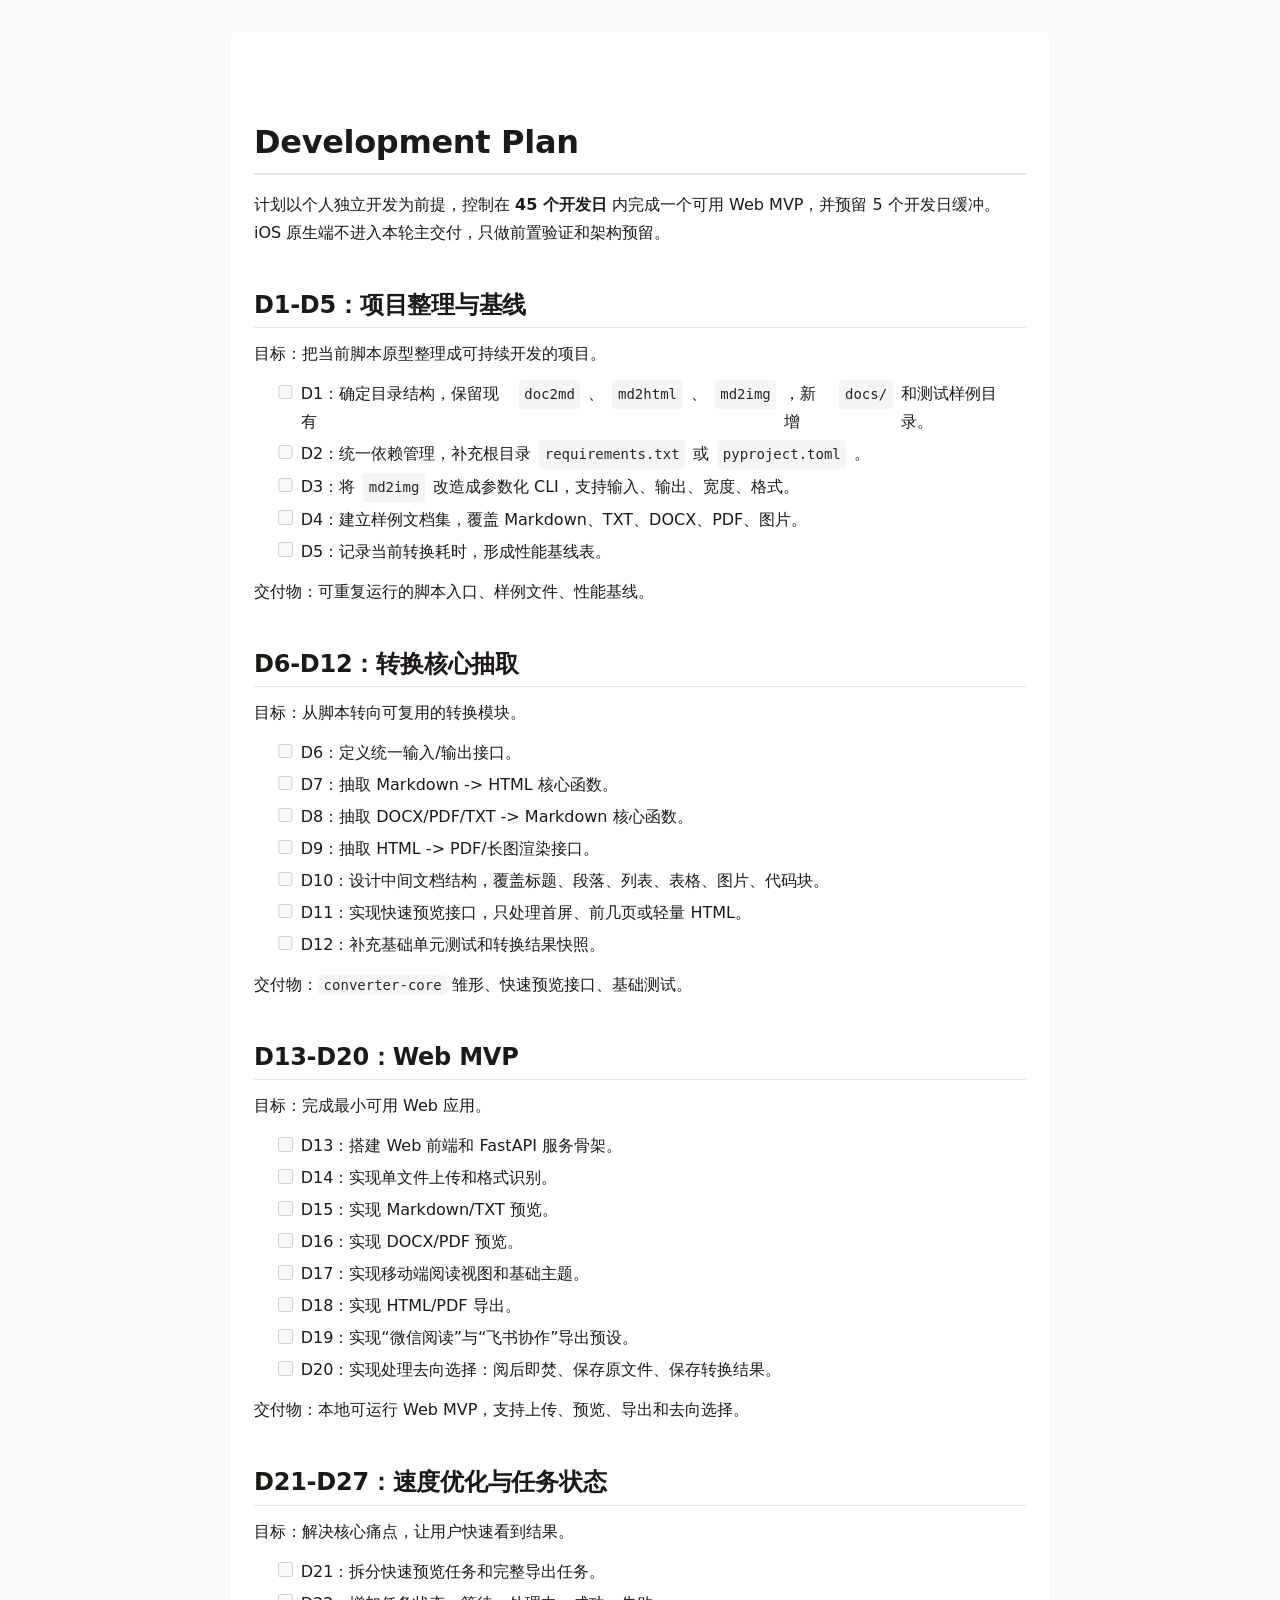
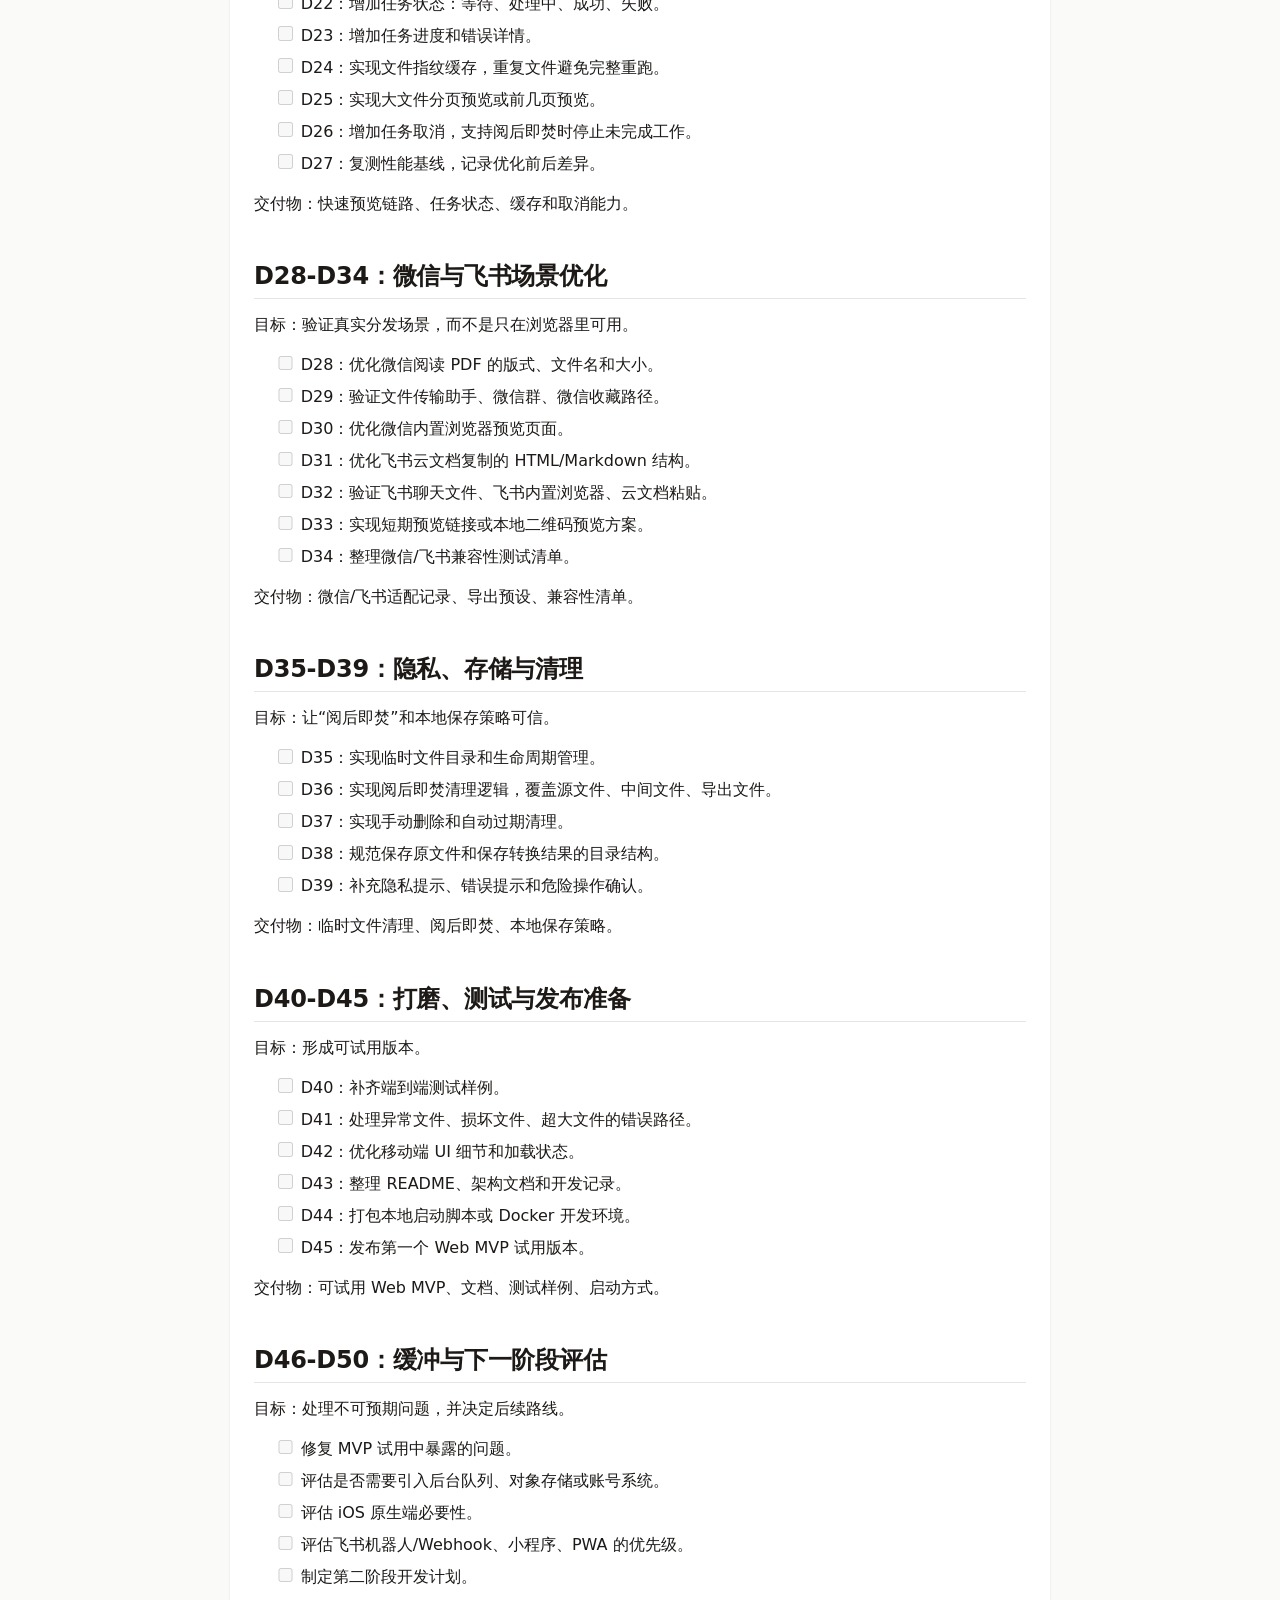
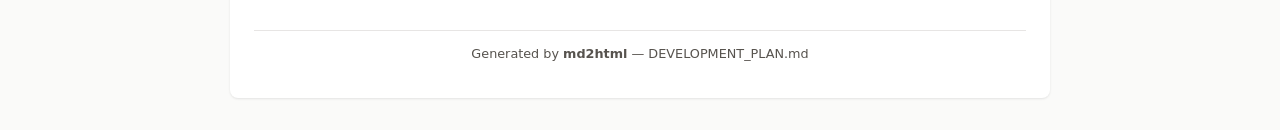
<file: samples/DEVELOPMENT_PLAN.html>
<!DOCTYPE html>
<html lang="zh-CN">
<head>
<meta charset="UTF-8">
<meta name="viewport" content="width=device-width, initial-scale=1.0">
<meta name="generator" content="md2html">
<title>Development Plan</title>
<style>
/* ===== Reset & Base ===== */
*, *::before, *::after { box-sizing: border-box; margin: 0; padding: 0; }

:root {
  --bg: #fafaf9;
  --surface: #ffffff;
  --text: #1c1917;
  --text-secondary: #57534e;
  --border: #e7e5e4;
  --accent: #0d9488;
  --accent-light: #ccfbf1;
  --accent-text: #ffffff;
  --code-bg: #f5f5f4;
  --code-text: #292524;
  --hr-color: #e7e5e4;
  --blockquote-border: #0d9488;
  --blockquote-bg: #f0fdfa;
  --table-stripe: #f5f5f4;
  --table-hover: #ecfdf5;
  --heading-border: #e7e5e4;
  --kbd-bg: #f5f5f4;
  --kbd-border: #d6d3d1;
  --mark-bg: #fef3c7;
  --img-shadow: 0 2px 8px rgba(0,0,0,0.08);
  --link-color: #0d9488;
  --link-hover: #0f766e;
  --max-width: 820px;
  --font-family: -apple-system, BlinkMacSystemFont, "Segoe UI", Roboto, "Noto Sans CJK SC", "Noto Sans SC", "PingFang SC", "Microsoft YaHei", system-ui, sans-serif;
  --font-mono: "SF Mono", "Fira Code", "JetBrains Mono", "DejaVu Sans Mono", "Cascadia Code", Consolas, monospace;
  --radius: 8px;
  --shadow: 0 1px 3px rgba(0,0,0,0.06), 0 1px 2px rgba(0,0,0,0.04);
}

@media (prefers-color-scheme: dark) {
  :root {
    --bg: #1c1917;
    --surface: #292524;
    --text: #e7e5e4;
    --text-secondary: #a8a29e;
    --border: #44403c;
    --accent: #14b8a6;
    --accent-light: #134e4a;
    --accent-text: #042f2e;
    --code-bg: #44403c;
    --code-text: #e7e5e4;
    --hr-color: #44403c;
    --blockquote-border: #14b8a6;
    --blockquote-bg: #171717;
    --table-stripe: #292524;
    --table-hover: #1c1917;
    --heading-border: #44403c;
    --kbd-bg: #44403c;
    --kbd-border: #57534e;
    --mark-bg: #713f12;
    --img-shadow: 0 2px 8px rgba(0,0,0,0.3);
    --link-color: #5eead4;
    --link-hover: #99f6e4;
  }
}

html {
  font-size: 16px;
  -webkit-text-size-adjust: 100%;
  text-size-adjust: 100%;
}

body {
  font-family: var(--font-family);
  color: var(--text);
  background: var(--bg);
  line-height: 1.75;
  padding: 2rem 1rem;
  min-height: 100vh;
}

/* ===== Container ===== */
.container {
  max-width: var(--max-width);
  margin: 0 auto;
  background: var(--surface);
  border-radius: var(--radius);
  padding: 2rem 1.5rem;
  box-shadow: var(--shadow);
}

/* ===== Typography ===== */
h1, h2, h3, h4, h5, h6 {
  line-height: 1.3;
  font-weight: 600;
  color: var(--text);
  margin-top: 1.8em;
  margin-bottom: 0.5em;
  letter-spacing: -0.01em;
}

h1 { font-size: 2em; border-bottom: 2px solid var(--heading-border); padding-bottom: 0.3em; }
h2 { font-size: 1.5em; border-bottom: 1px solid var(--heading-border); padding-bottom: 0.25em; }
h3 { font-size: 1.25em; }
h4 { font-size: 1.1em; }
h5 { font-size: 1em; }
h6 { font-size: 0.875em; color: var(--text-secondary); }

p { margin: 0.75em 0; }

a { color: var(--link-color); text-decoration: none; }
a:hover { color: var(--link-hover); text-decoration: underline; }

strong { font-weight: 600; }
em { font-style: italic; }

/* ===== Blockquote ===== */
blockquote {
  border-left: 4px solid var(--blockquote-border);
  background: var(--blockquote-bg);
  padding: 0.75em 1em;
  margin: 1em 0;
  border-radius: 0 var(--radius) var(--radius) 0;
  color: var(--text-secondary);
}
blockquote p:first-child { margin-top: 0; }
blockquote p:last-child { margin-bottom: 0; }

/* ===== Code ===== */
code {
  font-family: var(--font-mono);
  font-size: 0.875em;
  background: var(--code-bg);
  color: var(--code-text);
  padding: 0.15em 0.4em;
  border-radius: 4px;
}

pre {
  font-family: var(--font-mono);
  font-size: 0.875em;
  background: var(--code-bg);
  color: var(--code-text);
  padding: 1em;
  border-radius: var(--radius);
  overflow-x: auto;
  line-height: 1.5;
  margin: 1em 0;
  tab-size: 2;
}
pre code {
  background: none;
  padding: 0;
  font-size: inherit;
  color: inherit;
}

/* ===== Lists ===== */
ul, ol { margin: 0.5em 0 0.5em 1.5em; padding: 0; }
li { margin: 0.25em 0; }
li > ul, li > ol { margin: 0.25em 0 0.25em 1.5em; }

/* ===== Tables ===== */
.table-wrapper {
  overflow-x: auto;
  margin: 1em 0;
  border-radius: var(--radius);
  box-shadow: var(--shadow);
  -webkit-overflow-scrolling: touch;
}

/* Scrollbar styling for webkit */
.table-wrapper::-webkit-scrollbar {
  height: 6px;
}
.table-wrapper::-webkit-scrollbar-track {
  background: transparent;
}
.table-wrapper::-webkit-scrollbar-thumb {
  background: var(--border);
  border-radius: 3px;
}
.table-wrapper::-webkit-scrollbar-thumb:hover {
  background: var(--text-secondary);
}

/* Vertical scroll for very tall tables */
.table-wrapper.tall {
  max-height: 70vh;
  overflow-y: auto;
}

/* Sticky header when vertical scroll is on */
.table-wrapper.tall thead {
  position: sticky;
  top: 0;
  z-index: 1;
}

table {
  width: 100%;
  border-collapse: collapse;
  font-size: 0.9375em;
}

thead { background: var(--accent); color: var(--accent-text); }
th, td {
  padding: 0.6em 0.8em;
  text-align: left;
  border: 1px solid var(--border);
  white-space: nowrap;
}
th { font-weight: 600; letter-spacing: 0.01em; }
tbody tr:nth-child(even) { background: var(--table-stripe); }
tbody tr:hover { background: var(--table-hover); }

/* ===== Horizontal Rule ===== */
hr {
  border: none;
  border-top: 1px solid var(--hr-color);
  margin: 2em 0;
}

/* ===== Images ===== */
img {
  max-width: 100%;
  height: auto;
  border-radius: var(--radius);
  box-shadow: var(--img-shadow);
  display: block;
  margin: 1em auto;
}

/* ===== KBD ===== */
kbd {
  font-family: var(--font-mono);
  font-size: 0.8em;
  background: var(--kbd-bg);
  border: 1px solid var(--kbd-border);
  border-radius: 4px;
  padding: 0.15em 0.5em;
  box-shadow: 0 1px 0 var(--kbd-border);
}

/* ===== Mark ===== */
mark {
  background: var(--mark-bg);
  color: inherit;
  padding: 0.1em 0.3em;
  border-radius: 3px;
}

/* ===== Details / Summary ===== */
details {
  margin: 1em 0;
  padding: 0.5em 1em;
  background: var(--blockquote-bg);
  border-radius: var(--radius);
  border: 1px solid var(--border);
}
summary {
  font-weight: 600;
  cursor: pointer;
  padding: 0.25em 0;
}
summary:hover { color: var(--accent); }

/* ===== Task List (Github-Flavored) ===== */
ul.task-list { list-style: none; margin-left: 0; }
.task-list-item { display: flex; align-items: flex-start; gap: 0.5em; }
.task-list-item input[type="checkbox"] {
  margin-top: 0.35em;
  accent-color: var(--accent);
  width: 1.1em;
  height: 1.1em;
  flex-shrink: 0;
}

/* ===== Footnotes ===== */
.footnotes { margin-top: 2em; padding-top: 1em; border-top: 1px solid var(--border); font-size: 0.875em; color: var(--text-secondary); }
.footnotes ol { margin-left: 1.5em; }
.footnotes li { margin: 0.3em 0; }

/* ===== Print ===== */
@media print {
  body { background: white; padding: 0; }
  .container { box-shadow: none; border-radius: 0; padding: 0; }
  pre { white-space: pre-wrap; word-break: break-word; }
  table { page-break-inside: auto; }
  tr { page-break-inside: avoid; }
  h1, h2, h3, h4 { page-break-after: avoid; }
}

/* ===== Responsive ===== */
@media (max-width: 640px) {
  body { padding: 0.75rem; }
  .container { padding: 1rem 0.75rem; border-radius: var(--radius); }
  h1 { font-size: 1.5em; }
  h2 { font-size: 1.25em; }
  h3 { font-size: 1.1em; }
  th, td { padding: 0.4em 0.5em; font-size: 0.875em; }
  pre { font-size: 0.8em; }
  th, td { padding: 0.4em 0.5em; font-size: 0.85em; }
}

@media (min-width: 640px) and (max-width: 1024px) {
  body { padding: 1.5rem; }
  .container { padding: 1.5rem; }
}

</style>
</head>
<body>
<div class="container">
<article>
<h1>Development Plan</h1>
<p>计划以个人独立开发为前提，控制在 <strong>45 个开发日</strong> 内完成一个可用 Web MVP，并预留 5 个开发日缓冲。iOS 原生端不进入本轮主交付，只做前置验证和架构预留。</p>
<h2>D1-D5：项目整理与基线</h2>
<p>目标：把当前脚本原型整理成可持续开发的项目。</p>
<ul class="contains-task-list">
<li class="task-list-item"><input class="task-list-item-checkbox" disabled="disabled" type="checkbox"> D1：确定目录结构，保留现有 <code>doc2md</code>、<code>md2html</code>、<code>md2img</code>，新增 <code>docs/</code> 和测试样例目录。</li>
<li class="task-list-item"><input class="task-list-item-checkbox" disabled="disabled" type="checkbox"> D2：统一依赖管理，补充根目录 <code>requirements.txt</code> 或 <code>pyproject.toml</code>。</li>
<li class="task-list-item"><input class="task-list-item-checkbox" disabled="disabled" type="checkbox"> D3：将 <code>md2img</code> 改造成参数化 CLI，支持输入、输出、宽度、格式。</li>
<li class="task-list-item"><input class="task-list-item-checkbox" disabled="disabled" type="checkbox"> D4：建立样例文档集，覆盖 Markdown、TXT、DOCX、PDF、图片。</li>
<li class="task-list-item"><input class="task-list-item-checkbox" disabled="disabled" type="checkbox"> D5：记录当前转换耗时，形成性能基线表。</li>
</ul>
<p>交付物：可重复运行的脚本入口、样例文件、性能基线。</p>
<h2>D6-D12：转换核心抽取</h2>
<p>目标：从脚本转向可复用的转换模块。</p>
<ul class="contains-task-list">
<li class="task-list-item"><input class="task-list-item-checkbox" disabled="disabled" type="checkbox"> D6：定义统一输入/输出接口。</li>
<li class="task-list-item"><input class="task-list-item-checkbox" disabled="disabled" type="checkbox"> D7：抽取 Markdown -&gt; HTML 核心函数。</li>
<li class="task-list-item"><input class="task-list-item-checkbox" disabled="disabled" type="checkbox"> D8：抽取 DOCX/PDF/TXT -&gt; Markdown 核心函数。</li>
<li class="task-list-item"><input class="task-list-item-checkbox" disabled="disabled" type="checkbox"> D9：抽取 HTML -&gt; PDF/长图渲染接口。</li>
<li class="task-list-item"><input class="task-list-item-checkbox" disabled="disabled" type="checkbox"> D10：设计中间文档结构，覆盖标题、段落、列表、表格、图片、代码块。</li>
<li class="task-list-item"><input class="task-list-item-checkbox" disabled="disabled" type="checkbox"> D11：实现快速预览接口，只处理首屏、前几页或轻量 HTML。</li>
<li class="task-list-item"><input class="task-list-item-checkbox" disabled="disabled" type="checkbox"> D12：补充基础单元测试和转换结果快照。</li>
</ul>
<p>交付物：<code>converter-core</code> 雏形、快速预览接口、基础测试。</p>
<h2>D13-D20：Web MVP</h2>
<p>目标：完成最小可用 Web 应用。</p>
<ul class="contains-task-list">
<li class="task-list-item"><input class="task-list-item-checkbox" disabled="disabled" type="checkbox"> D13：搭建 Web 前端和 FastAPI 服务骨架。</li>
<li class="task-list-item"><input class="task-list-item-checkbox" disabled="disabled" type="checkbox"> D14：实现单文件上传和格式识别。</li>
<li class="task-list-item"><input class="task-list-item-checkbox" disabled="disabled" type="checkbox"> D15：实现 Markdown/TXT 预览。</li>
<li class="task-list-item"><input class="task-list-item-checkbox" disabled="disabled" type="checkbox"> D16：实现 DOCX/PDF 预览。</li>
<li class="task-list-item"><input class="task-list-item-checkbox" disabled="disabled" type="checkbox"> D17：实现移动端阅读视图和基础主题。</li>
<li class="task-list-item"><input class="task-list-item-checkbox" disabled="disabled" type="checkbox"> D18：实现 HTML/PDF 导出。</li>
<li class="task-list-item"><input class="task-list-item-checkbox" disabled="disabled" type="checkbox"> D19：实现“微信阅读”与“飞书协作”导出预设。</li>
<li class="task-list-item"><input class="task-list-item-checkbox" disabled="disabled" type="checkbox"> D20：实现处理去向选择：阅后即焚、保存原文件、保存转换结果。</li>
</ul>
<p>交付物：本地可运行 Web MVP，支持上传、预览、导出和去向选择。</p>
<h2>D21-D27：速度优化与任务状态</h2>
<p>目标：解决核心痛点，让用户快速看到结果。</p>
<ul class="contains-task-list">
<li class="task-list-item"><input class="task-list-item-checkbox" disabled="disabled" type="checkbox"> D21：拆分快速预览任务和完整导出任务。</li>
<li class="task-list-item"><input class="task-list-item-checkbox" disabled="disabled" type="checkbox"> D22：增加任务状态：等待、处理中、成功、失败。</li>
<li class="task-list-item"><input class="task-list-item-checkbox" disabled="disabled" type="checkbox"> D23：增加任务进度和错误详情。</li>
<li class="task-list-item"><input class="task-list-item-checkbox" disabled="disabled" type="checkbox"> D24：实现文件指纹缓存，重复文件避免完整重跑。</li>
<li class="task-list-item"><input class="task-list-item-checkbox" disabled="disabled" type="checkbox"> D25：实现大文件分页预览或前几页预览。</li>
<li class="task-list-item"><input class="task-list-item-checkbox" disabled="disabled" type="checkbox"> D26：增加任务取消，支持阅后即焚时停止未完成工作。</li>
<li class="task-list-item"><input class="task-list-item-checkbox" disabled="disabled" type="checkbox"> D27：复测性能基线，记录优化前后差异。</li>
</ul>
<p>交付物：快速预览链路、任务状态、缓存和取消能力。</p>
<h2>D28-D34：微信与飞书场景优化</h2>
<p>目标：验证真实分发场景，而不是只在浏览器里可用。</p>
<ul class="contains-task-list">
<li class="task-list-item"><input class="task-list-item-checkbox" disabled="disabled" type="checkbox"> D28：优化微信阅读 PDF 的版式、文件名和大小。</li>
<li class="task-list-item"><input class="task-list-item-checkbox" disabled="disabled" type="checkbox"> D29：验证文件传输助手、微信群、微信收藏路径。</li>
<li class="task-list-item"><input class="task-list-item-checkbox" disabled="disabled" type="checkbox"> D30：优化微信内置浏览器预览页面。</li>
<li class="task-list-item"><input class="task-list-item-checkbox" disabled="disabled" type="checkbox"> D31：优化飞书云文档复制的 HTML/Markdown 结构。</li>
<li class="task-list-item"><input class="task-list-item-checkbox" disabled="disabled" type="checkbox"> D32：验证飞书聊天文件、飞书内置浏览器、云文档粘贴。</li>
<li class="task-list-item"><input class="task-list-item-checkbox" disabled="disabled" type="checkbox"> D33：实现短期预览链接或本地二维码预览方案。</li>
<li class="task-list-item"><input class="task-list-item-checkbox" disabled="disabled" type="checkbox"> D34：整理微信/飞书兼容性测试清单。</li>
</ul>
<p>交付物：微信/飞书适配记录、导出预设、兼容性清单。</p>
<h2>D35-D39：隐私、存储与清理</h2>
<p>目标：让“阅后即焚”和本地保存策略可信。</p>
<ul class="contains-task-list">
<li class="task-list-item"><input class="task-list-item-checkbox" disabled="disabled" type="checkbox"> D35：实现临时文件目录和生命周期管理。</li>
<li class="task-list-item"><input class="task-list-item-checkbox" disabled="disabled" type="checkbox"> D36：实现阅后即焚清理逻辑，覆盖源文件、中间文件、导出文件。</li>
<li class="task-list-item"><input class="task-list-item-checkbox" disabled="disabled" type="checkbox"> D37：实现手动删除和自动过期清理。</li>
<li class="task-list-item"><input class="task-list-item-checkbox" disabled="disabled" type="checkbox"> D38：规范保存原文件和保存转换结果的目录结构。</li>
<li class="task-list-item"><input class="task-list-item-checkbox" disabled="disabled" type="checkbox"> D39：补充隐私提示、错误提示和危险操作确认。</li>
</ul>
<p>交付物：临时文件清理、阅后即焚、本地保存策略。</p>
<h2>D40-D45：打磨、测试与发布准备</h2>
<p>目标：形成可试用版本。</p>
<ul class="contains-task-list">
<li class="task-list-item"><input class="task-list-item-checkbox" disabled="disabled" type="checkbox"> D40：补齐端到端测试样例。</li>
<li class="task-list-item"><input class="task-list-item-checkbox" disabled="disabled" type="checkbox"> D41：处理异常文件、损坏文件、超大文件的错误路径。</li>
<li class="task-list-item"><input class="task-list-item-checkbox" disabled="disabled" type="checkbox"> D42：优化移动端 UI 细节和加载状态。</li>
<li class="task-list-item"><input class="task-list-item-checkbox" disabled="disabled" type="checkbox"> D43：整理 README、架构文档和开发记录。</li>
<li class="task-list-item"><input class="task-list-item-checkbox" disabled="disabled" type="checkbox"> D44：打包本地启动脚本或 Docker 开发环境。</li>
<li class="task-list-item"><input class="task-list-item-checkbox" disabled="disabled" type="checkbox"> D45：发布第一个 Web MVP 试用版本。</li>
</ul>
<p>交付物：可试用 Web MVP、文档、测试样例、启动方式。</p>
<h2>D46-D50：缓冲与下一阶段评估</h2>
<p>目标：处理不可预期问题，并决定后续路线。</p>
<ul class="contains-task-list">
<li class="task-list-item"><input class="task-list-item-checkbox" disabled="disabled" type="checkbox"> 修复 MVP 试用中暴露的问题。</li>
<li class="task-list-item"><input class="task-list-item-checkbox" disabled="disabled" type="checkbox"> 评估是否需要引入后台队列、对象存储或账号系统。</li>
<li class="task-list-item"><input class="task-list-item-checkbox" disabled="disabled" type="checkbox"> 评估 iOS 原生端必要性。</li>
<li class="task-list-item"><input class="task-list-item-checkbox" disabled="disabled" type="checkbox"> 评估飞书机器人/Webhook、小程序、PWA 的优先级。</li>
<li class="task-list-item"><input class="task-list-item-checkbox" disabled="disabled" type="checkbox"> 制定第二阶段开发计划。</li>
</ul>

</article>
<footer style="margin-top:3em;padding-top:1em;border-top:1px solid var(--border);font-size:0.8em;color:var(--text-secondary);text-align:center;">
  Generated by <strong>md2html</strong>
  &mdash; DEVELOPMENT_PLAN.md
</footer>
</div>
</body>
</html>
</file>
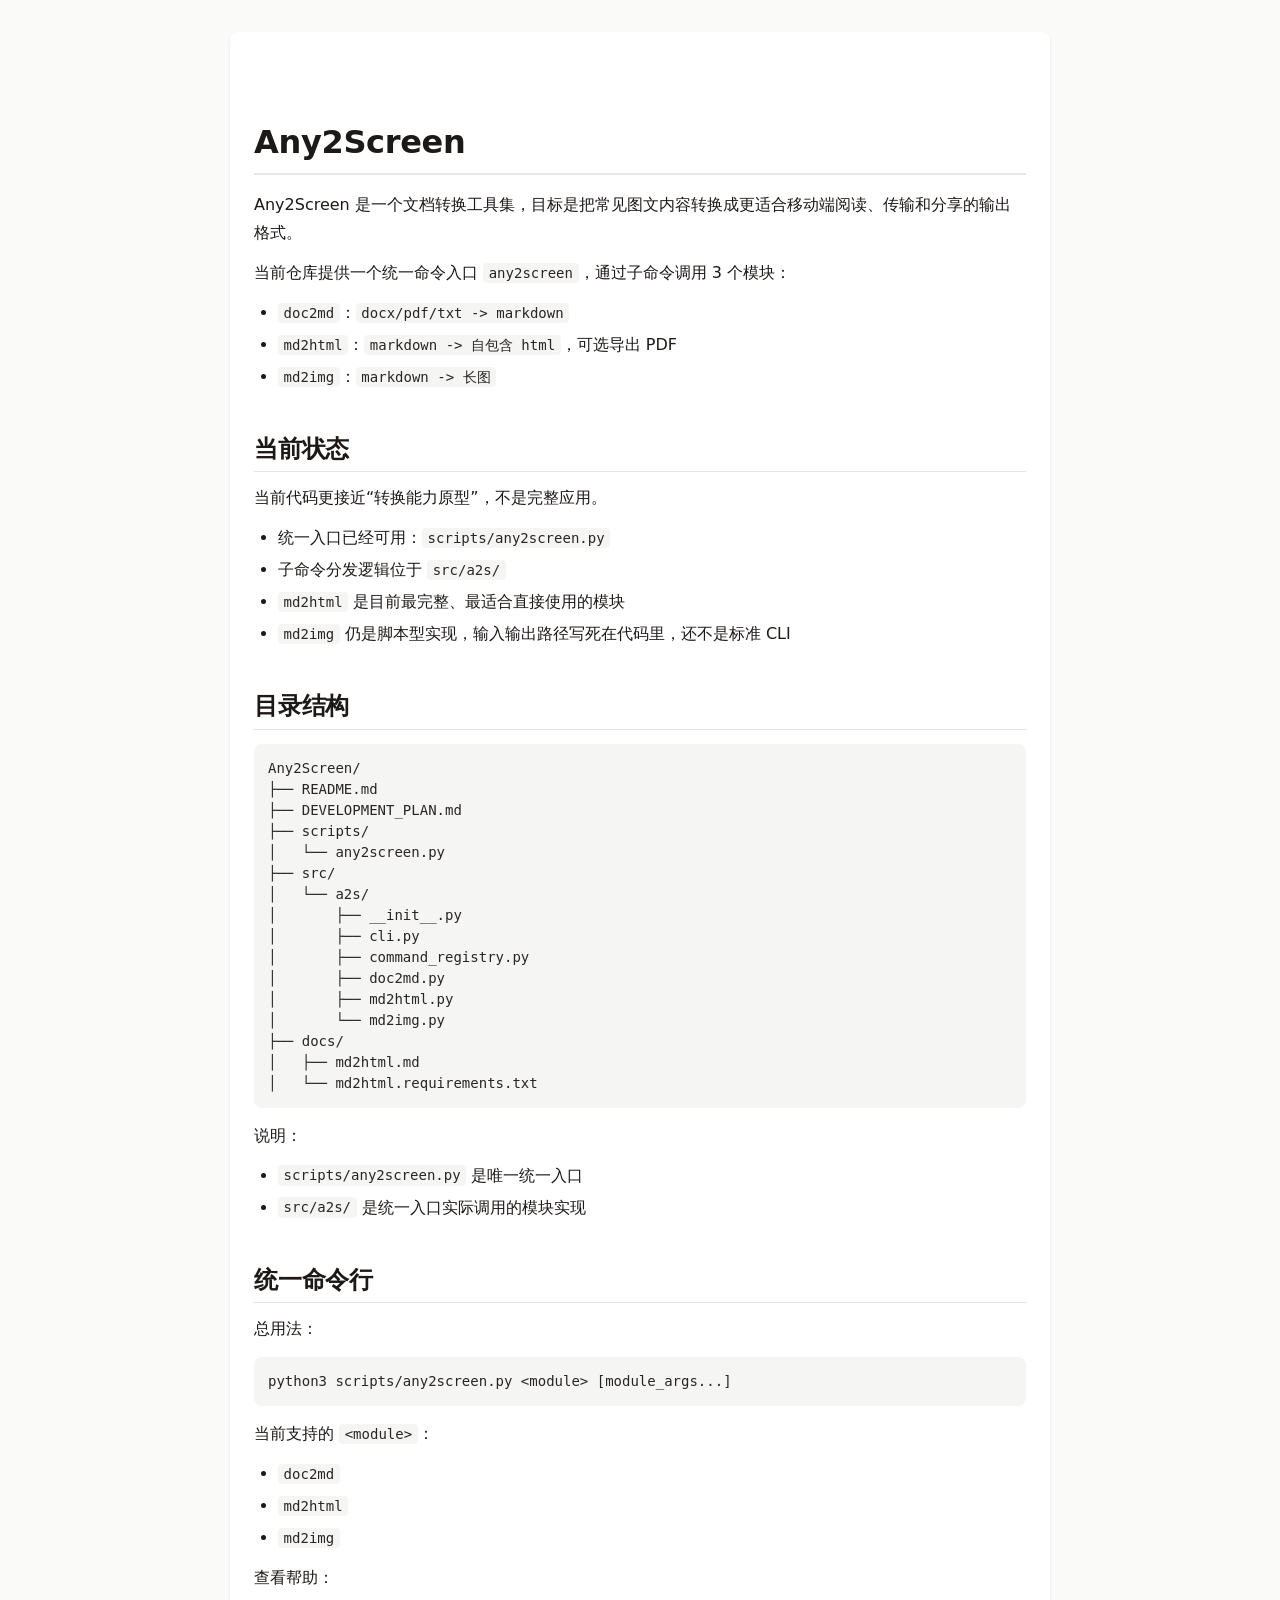
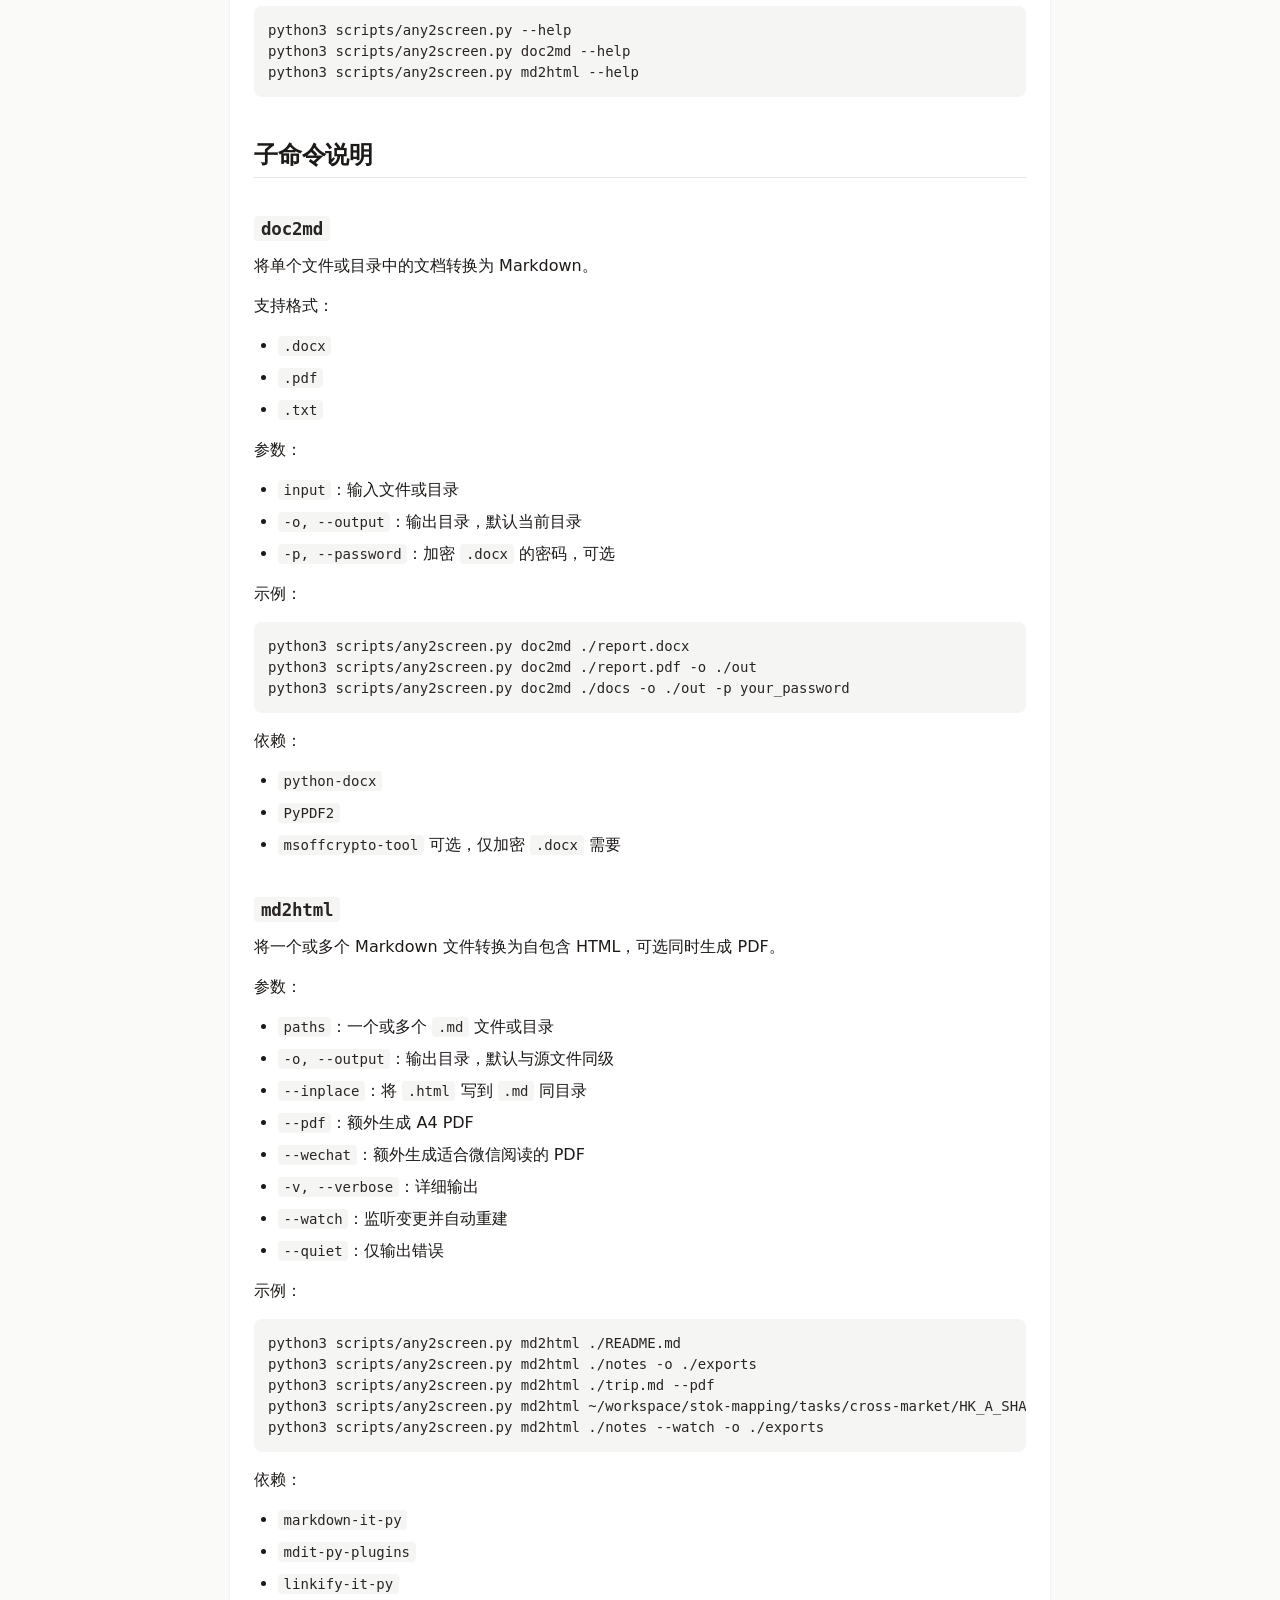
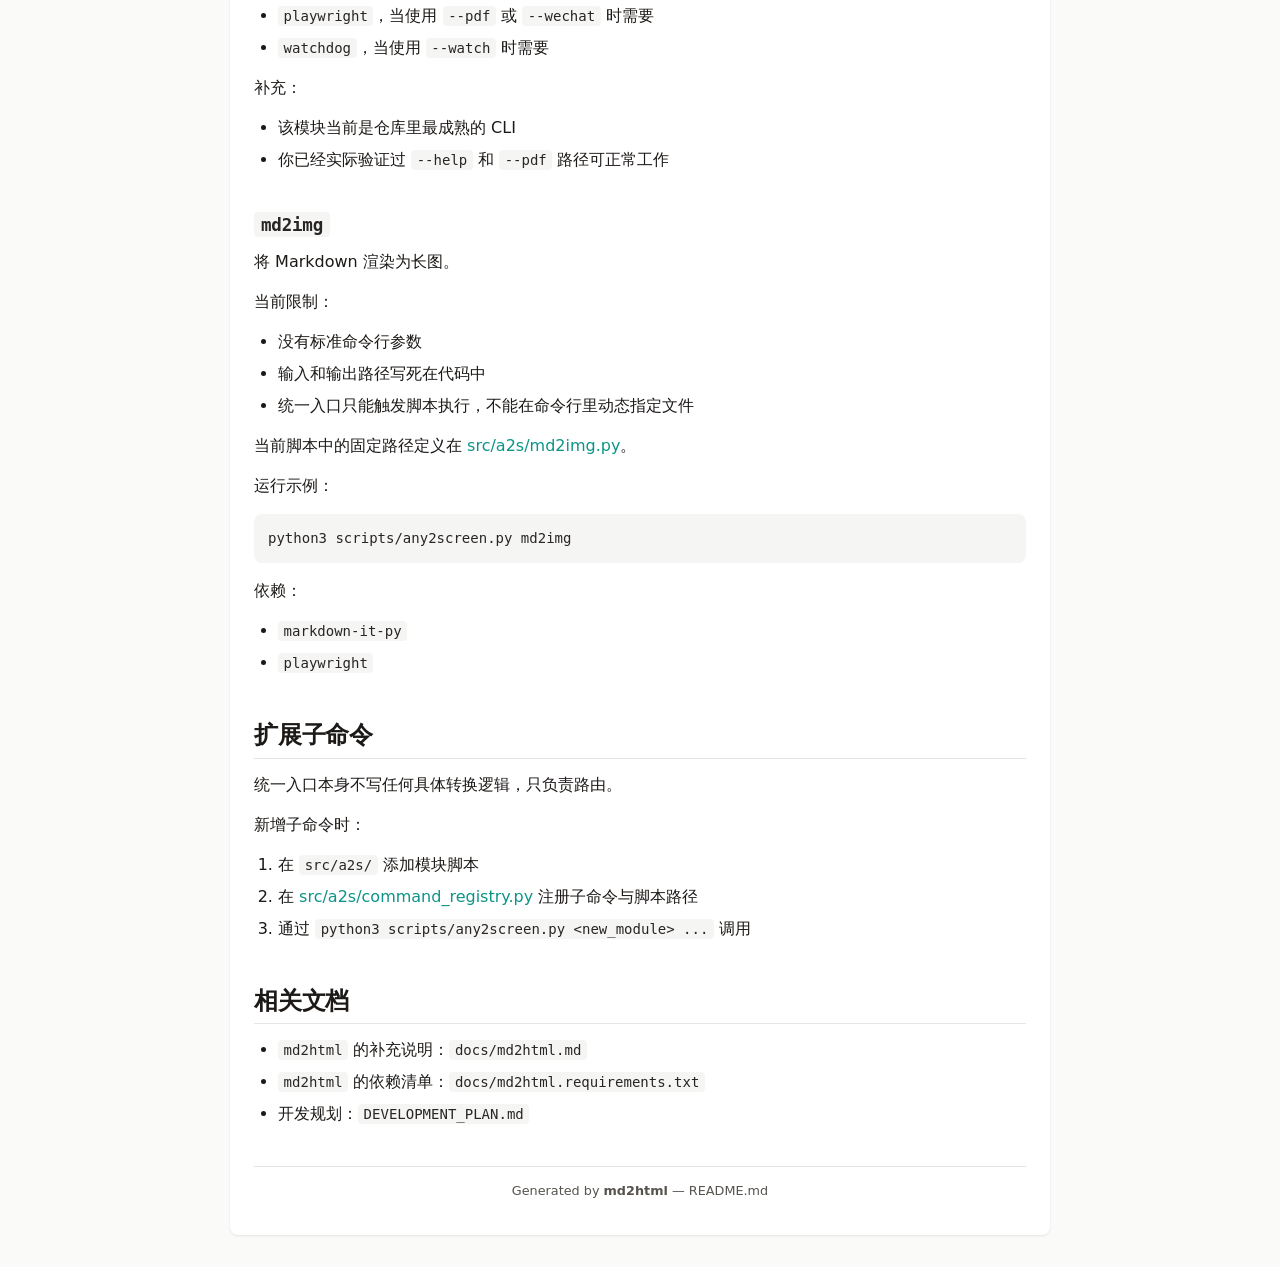
<file: samples/README.html>
<!DOCTYPE html>
<html lang="zh-CN">
<head>
<meta charset="UTF-8">
<meta name="viewport" content="width=device-width, initial-scale=1.0">
<meta name="generator" content="md2html">
<title>Any2Screen</title>
<style>
/* ===== Reset & Base ===== */
*, *::before, *::after { box-sizing: border-box; margin: 0; padding: 0; }

:root {
  --bg: #fafaf9;
  --surface: #ffffff;
  --text: #1c1917;
  --text-secondary: #57534e;
  --border: #e7e5e4;
  --accent: #0d9488;
  --accent-light: #ccfbf1;
  --accent-text: #ffffff;
  --code-bg: #f5f5f4;
  --code-text: #292524;
  --hr-color: #e7e5e4;
  --blockquote-border: #0d9488;
  --blockquote-bg: #f0fdfa;
  --table-stripe: #f5f5f4;
  --table-hover: #ecfdf5;
  --heading-border: #e7e5e4;
  --kbd-bg: #f5f5f4;
  --kbd-border: #d6d3d1;
  --mark-bg: #fef3c7;
  --img-shadow: 0 2px 8px rgba(0,0,0,0.08);
  --link-color: #0d9488;
  --link-hover: #0f766e;
  --max-width: 820px;
  --font-family: -apple-system, BlinkMacSystemFont, "Segoe UI", Roboto, "Noto Sans CJK SC", "Noto Sans SC", "PingFang SC", "Microsoft YaHei", system-ui, sans-serif;
  --font-mono: "SF Mono", "Fira Code", "JetBrains Mono", "DejaVu Sans Mono", "Cascadia Code", Consolas, monospace;
  --radius: 8px;
  --shadow: 0 1px 3px rgba(0,0,0,0.06), 0 1px 2px rgba(0,0,0,0.04);
}

@media (prefers-color-scheme: dark) {
  :root {
    --bg: #1c1917;
    --surface: #292524;
    --text: #e7e5e4;
    --text-secondary: #a8a29e;
    --border: #44403c;
    --accent: #14b8a6;
    --accent-light: #134e4a;
    --accent-text: #042f2e;
    --code-bg: #44403c;
    --code-text: #e7e5e4;
    --hr-color: #44403c;
    --blockquote-border: #14b8a6;
    --blockquote-bg: #171717;
    --table-stripe: #292524;
    --table-hover: #1c1917;
    --heading-border: #44403c;
    --kbd-bg: #44403c;
    --kbd-border: #57534e;
    --mark-bg: #713f12;
    --img-shadow: 0 2px 8px rgba(0,0,0,0.3);
    --link-color: #5eead4;
    --link-hover: #99f6e4;
  }
}

html {
  font-size: 16px;
  -webkit-text-size-adjust: 100%;
  text-size-adjust: 100%;
}

body {
  font-family: var(--font-family);
  color: var(--text);
  background: var(--bg);
  line-height: 1.75;
  padding: 2rem 1rem;
  min-height: 100vh;
}

/* ===== Container ===== */
.container {
  max-width: var(--max-width);
  margin: 0 auto;
  background: var(--surface);
  border-radius: var(--radius);
  padding: 2rem 1.5rem;
  box-shadow: var(--shadow);
}

/* ===== Typography ===== */
h1, h2, h3, h4, h5, h6 {
  line-height: 1.3;
  font-weight: 600;
  color: var(--text);
  margin-top: 1.8em;
  margin-bottom: 0.5em;
  letter-spacing: -0.01em;
}

h1 { font-size: 2em; border-bottom: 2px solid var(--heading-border); padding-bottom: 0.3em; }
h2 { font-size: 1.5em; border-bottom: 1px solid var(--heading-border); padding-bottom: 0.25em; }
h3 { font-size: 1.25em; }
h4 { font-size: 1.1em; }
h5 { font-size: 1em; }
h6 { font-size: 0.875em; color: var(--text-secondary); }

p { margin: 0.75em 0; }

a { color: var(--link-color); text-decoration: none; }
a:hover { color: var(--link-hover); text-decoration: underline; }

strong { font-weight: 600; }
em { font-style: italic; }

/* ===== Blockquote ===== */
blockquote {
  border-left: 4px solid var(--blockquote-border);
  background: var(--blockquote-bg);
  padding: 0.75em 1em;
  margin: 1em 0;
  border-radius: 0 var(--radius) var(--radius) 0;
  color: var(--text-secondary);
}
blockquote p:first-child { margin-top: 0; }
blockquote p:last-child { margin-bottom: 0; }

/* ===== Code ===== */
code {
  font-family: var(--font-mono);
  font-size: 0.875em;
  background: var(--code-bg);
  color: var(--code-text);
  padding: 0.15em 0.4em;
  border-radius: 4px;
}

pre {
  font-family: var(--font-mono);
  font-size: 0.875em;
  background: var(--code-bg);
  color: var(--code-text);
  padding: 1em;
  border-radius: var(--radius);
  overflow-x: auto;
  line-height: 1.5;
  margin: 1em 0;
  tab-size: 2;
}
pre code {
  background: none;
  padding: 0;
  font-size: inherit;
  color: inherit;
}

/* ===== Lists ===== */
ul, ol { margin: 0.5em 0 0.5em 1.5em; padding: 0; }
li { margin: 0.25em 0; }
li > ul, li > ol { margin: 0.25em 0 0.25em 1.5em; }

/* ===== Tables ===== */
.table-wrapper {
  overflow-x: auto;
  margin: 1em 0;
  border-radius: var(--radius);
  box-shadow: var(--shadow);
  -webkit-overflow-scrolling: touch;
}

/* Scrollbar styling for webkit */
.table-wrapper::-webkit-scrollbar {
  height: 6px;
}
.table-wrapper::-webkit-scrollbar-track {
  background: transparent;
}
.table-wrapper::-webkit-scrollbar-thumb {
  background: var(--border);
  border-radius: 3px;
}
.table-wrapper::-webkit-scrollbar-thumb:hover {
  background: var(--text-secondary);
}

/* Vertical scroll for very tall tables */
.table-wrapper.tall {
  max-height: 70vh;
  overflow-y: auto;
}

/* Sticky header when vertical scroll is on */
.table-wrapper.tall thead {
  position: sticky;
  top: 0;
  z-index: 1;
}

table {
  width: 100%;
  border-collapse: collapse;
  font-size: 0.9375em;
}

thead { background: var(--accent); color: var(--accent-text); }
th, td {
  padding: 0.6em 0.8em;
  text-align: left;
  border: 1px solid var(--border);
  white-space: nowrap;
}
th { font-weight: 600; letter-spacing: 0.01em; }
tbody tr:nth-child(even) { background: var(--table-stripe); }
tbody tr:hover { background: var(--table-hover); }

/* ===== Horizontal Rule ===== */
hr {
  border: none;
  border-top: 1px solid var(--hr-color);
  margin: 2em 0;
}

/* ===== Images ===== */
img {
  max-width: 100%;
  height: auto;
  border-radius: var(--radius);
  box-shadow: var(--img-shadow);
  display: block;
  margin: 1em auto;
}

/* ===== KBD ===== */
kbd {
  font-family: var(--font-mono);
  font-size: 0.8em;
  background: var(--kbd-bg);
  border: 1px solid var(--kbd-border);
  border-radius: 4px;
  padding: 0.15em 0.5em;
  box-shadow: 0 1px 0 var(--kbd-border);
}

/* ===== Mark ===== */
mark {
  background: var(--mark-bg);
  color: inherit;
  padding: 0.1em 0.3em;
  border-radius: 3px;
}

/* ===== Details / Summary ===== */
details {
  margin: 1em 0;
  padding: 0.5em 1em;
  background: var(--blockquote-bg);
  border-radius: var(--radius);
  border: 1px solid var(--border);
}
summary {
  font-weight: 600;
  cursor: pointer;
  padding: 0.25em 0;
}
summary:hover { color: var(--accent); }

/* ===== Task List (Github-Flavored) ===== */
ul.task-list { list-style: none; margin-left: 0; }
.task-list-item { display: flex; align-items: flex-start; gap: 0.5em; }
.task-list-item input[type="checkbox"] {
  margin-top: 0.35em;
  accent-color: var(--accent);
  width: 1.1em;
  height: 1.1em;
  flex-shrink: 0;
}

/* ===== Footnotes ===== */
.footnotes { margin-top: 2em; padding-top: 1em; border-top: 1px solid var(--border); font-size: 0.875em; color: var(--text-secondary); }
.footnotes ol { margin-left: 1.5em; }
.footnotes li { margin: 0.3em 0; }

/* ===== Print ===== */
@media print {
  body { background: white; padding: 0; }
  .container { box-shadow: none; border-radius: 0; padding: 0; }
  pre { white-space: pre-wrap; word-break: break-word; }
  table { page-break-inside: auto; }
  tr { page-break-inside: avoid; }
  h1, h2, h3, h4 { page-break-after: avoid; }
}

/* ===== Responsive ===== */
@media (max-width: 640px) {
  body { padding: 0.75rem; }
  .container { padding: 1rem 0.75rem; border-radius: var(--radius); }
  h1 { font-size: 1.5em; }
  h2 { font-size: 1.25em; }
  h3 { font-size: 1.1em; }
  th, td { padding: 0.4em 0.5em; font-size: 0.875em; }
  pre { font-size: 0.8em; }
  th, td { padding: 0.4em 0.5em; font-size: 0.85em; }
}

@media (min-width: 640px) and (max-width: 1024px) {
  body { padding: 1.5rem; }
  .container { padding: 1.5rem; }
}

</style>
</head>
<body>
<div class="container">
<article>
<h1>Any2Screen</h1>
<p>Any2Screen 是一个文档转换工具集，目标是把常见图文内容转换成更适合移动端阅读、传输和分享的输出格式。</p>
<p>当前仓库提供一个统一命令入口 <code>any2screen</code>，通过子命令调用 3 个模块：</p>
<ul>
<li><code>doc2md</code>：<code>docx/pdf/txt -&gt; markdown</code></li>
<li><code>md2html</code>：<code>markdown -&gt; 自包含 html</code>，可选导出 PDF</li>
<li><code>md2img</code>：<code>markdown -&gt; 长图</code></li>
</ul>
<h2>当前状态</h2>
<p>当前代码更接近“转换能力原型”，不是完整应用。</p>
<ul>
<li>统一入口已经可用：<code>scripts/any2screen.py</code></li>
<li>子命令分发逻辑位于 <code>src/a2s/</code></li>
<li><code>md2html</code> 是目前最完整、最适合直接使用的模块</li>
<li><code>md2img</code> 仍是脚本型实现，输入输出路径写死在代码里，还不是标准 CLI</li>
</ul>
<h2>目录结构</h2>
<pre><code class="language-text">Any2Screen/
├── README.md
├── DEVELOPMENT_PLAN.md
├── scripts/
│   └── any2screen.py
├── src/
│   └── a2s/
│       ├── __init__.py
│       ├── cli.py
│       ├── command_registry.py
│       ├── doc2md.py
│       ├── md2html.py
│       └── md2img.py
├── docs/
│   ├── md2html.md
│   └── md2html.requirements.txt
</code></pre>
<p>说明：</p>
<ul>
<li><code>scripts/any2screen.py</code> 是唯一统一入口</li>
<li><code>src/a2s/</code> 是统一入口实际调用的模块实现</li>
</ul>
<h2>统一命令行</h2>
<p>总用法：</p>
<pre><code class="language-bash">python3 scripts/any2screen.py &lt;module&gt; [module_args...]
</code></pre>
<p>当前支持的 <code>&lt;module&gt;</code>：</p>
<ul>
<li><code>doc2md</code></li>
<li><code>md2html</code></li>
<li><code>md2img</code></li>
</ul>
<p>查看帮助：</p>
<pre><code class="language-bash">python3 scripts/any2screen.py --help
python3 scripts/any2screen.py doc2md --help
python3 scripts/any2screen.py md2html --help
</code></pre>
<h2>子命令说明</h2>
<h3><code>doc2md</code></h3>
<p>将单个文件或目录中的文档转换为 Markdown。</p>
<p>支持格式：</p>
<ul>
<li><code>.docx</code></li>
<li><code>.pdf</code></li>
<li><code>.txt</code></li>
</ul>
<p>参数：</p>
<ul>
<li><code>input</code>：输入文件或目录</li>
<li><code>-o, --output</code>：输出目录，默认当前目录</li>
<li><code>-p, --password</code>：加密 <code>.docx</code> 的密码，可选</li>
</ul>
<p>示例：</p>
<pre><code class="language-bash">python3 scripts/any2screen.py doc2md ./report.docx
python3 scripts/any2screen.py doc2md ./report.pdf -o ./out
python3 scripts/any2screen.py doc2md ./docs -o ./out -p your_password
</code></pre>
<p>依赖：</p>
<ul>
<li><code>python-docx</code></li>
<li><code>PyPDF2</code></li>
<li><code>msoffcrypto-tool</code> 可选，仅加密 <code>.docx</code> 需要</li>
</ul>
<h3><code>md2html</code></h3>
<p>将一个或多个 Markdown 文件转换为自包含 HTML，可选同时生成 PDF。</p>
<p>参数：</p>
<ul>
<li><code>paths</code>：一个或多个 <code>.md</code> 文件或目录</li>
<li><code>-o, --output</code>：输出目录，默认与源文件同级</li>
<li><code>--inplace</code>：将 <code>.html</code> 写到 <code>.md</code> 同目录</li>
<li><code>--pdf</code>：额外生成 A4 PDF</li>
<li><code>--wechat</code>：额外生成适合微信阅读的 PDF</li>
<li><code>-v, --verbose</code>：详细输出</li>
<li><code>--watch</code>：监听变更并自动重建</li>
<li><code>--quiet</code>：仅输出错误</li>
</ul>
<p>示例：</p>
<pre><code class="language-bash">python3 scripts/any2screen.py md2html ./README.md
python3 scripts/any2screen.py md2html ./notes -o ./exports
python3 scripts/any2screen.py md2html ./trip.md --pdf
python3 scripts/any2screen.py md2html ~/workspace/stok-mapping/tasks/cross-market/HK_A_SHARE_MAPPING_STRATEGIES.md --pdf
python3 scripts/any2screen.py md2html ./notes --watch -o ./exports
</code></pre>
<p>依赖：</p>
<ul>
<li><code>markdown-it-py</code></li>
<li><code>mdit-py-plugins</code></li>
<li><code>linkify-it-py</code></li>
<li><code>playwright</code>，当使用 <code>--pdf</code> 或 <code>--wechat</code> 时需要</li>
<li><code>watchdog</code>，当使用 <code>--watch</code> 时需要</li>
</ul>
<p>补充：</p>
<ul>
<li>该模块当前是仓库里最成熟的 CLI</li>
<li>你已经实际验证过 <code>--help</code> 和 <code>--pdf</code> 路径可正常工作</li>
</ul>
<h3><code>md2img</code></h3>
<p>将 Markdown 渲染为长图。</p>
<p>当前限制：</p>
<ul>
<li>没有标准命令行参数</li>
<li>输入和输出路径写死在代码中</li>
<li>统一入口只能触发脚本执行，不能在命令行里动态指定文件</li>
</ul>
<p>当前脚本中的固定路径定义在 <a href="/home/zj/workspace/KMS/scripts/Any2Screen/src/a2s/md2img.py:6">src/a2s/md2img.py</a>。</p>
<p>运行示例：</p>
<pre><code class="language-bash">python3 scripts/any2screen.py md2img
</code></pre>
<p>依赖：</p>
<ul>
<li><code>markdown-it-py</code></li>
<li><code>playwright</code></li>
</ul>
<h2>扩展子命令</h2>
<p>统一入口本身不写任何具体转换逻辑，只负责路由。</p>
<p>新增子命令时：</p>
<ol>
<li>在 <code>src/a2s/</code> 添加模块脚本</li>
<li>在 <a href="/home/zj/workspace/KMS/scripts/Any2Screen/src/a2s/command_registry.py">src/a2s/command_registry.py</a> 注册子命令与脚本路径</li>
<li>通过 <code>python3 scripts/any2screen.py &lt;new_module&gt; ...</code> 调用</li>
</ol>
<h2>相关文档</h2>
<ul>
<li><code>md2html</code> 的补充说明：<code>docs/md2html.md</code></li>
<li><code>md2html</code> 的依赖清单：<code>docs/md2html.requirements.txt</code></li>
<li>开发规划：<code>DEVELOPMENT_PLAN.md</code></li>
</ul>

</article>
<footer style="margin-top:3em;padding-top:1em;border-top:1px solid var(--border);font-size:0.8em;color:var(--text-secondary);text-align:center;">
  Generated by <strong>md2html</strong>
  &mdash; README.md
</footer>
</div>
</body>
</html>
</file>
